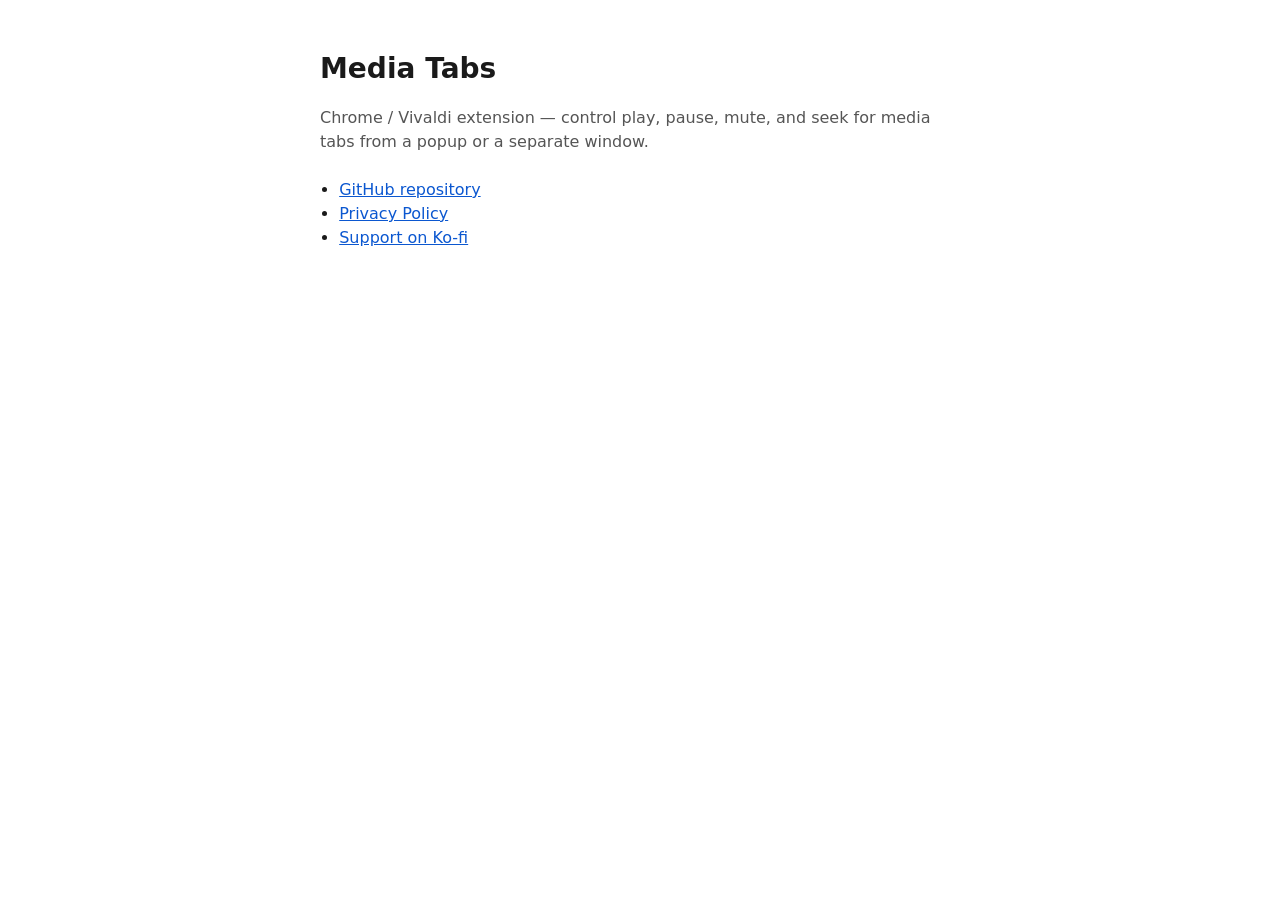
<file: index.html>
<!DOCTYPE html>
<html lang="en">
<head>
  <meta charset="UTF-8">
  <meta name="viewport" content="width=device-width, initial-scale=1.0">
  <title>Media Tabs</title>
  <meta name="color-scheme" content="light only">
  <style>
    html {
      color-scheme: light only;
      background: #ffffff;
    }
    body {
      max-width: 640px;
      margin: 48px auto;
      padding: 0 20px;
      font: 16px/1.5 system-ui, -apple-system, "Segoe UI", sans-serif;
      color: #1a1a1a;
      background: #ffffff;
    }
    h1 { font-size: 1.75rem; margin-bottom: 0.35rem; color: #1a1a1a; }
    .sub { color: #555555; margin-bottom: 1.5rem; }
    a { color: #0b57d0; }
    ul { padding-left: 1.2rem; }
    li { color: #1a1a1a; }
  </style>
</head>
<body>
  <h1>Media Tabs</h1>
  <p class="sub">Chrome / Vivaldi extension — control play, pause, mute, and seek for media tabs from a popup or a separate window.</p>
  <ul>
    <li><a href="https://github.com/andrfil83/media-tabs">GitHub repository</a></li>
    <li><a href="privacy-policy.html">Privacy Policy</a></li>
    <li><a href="https://ko-fi.com/andrfil">Support on Ko-fi</a></li>
  </ul>
</body>
</html>
</file>
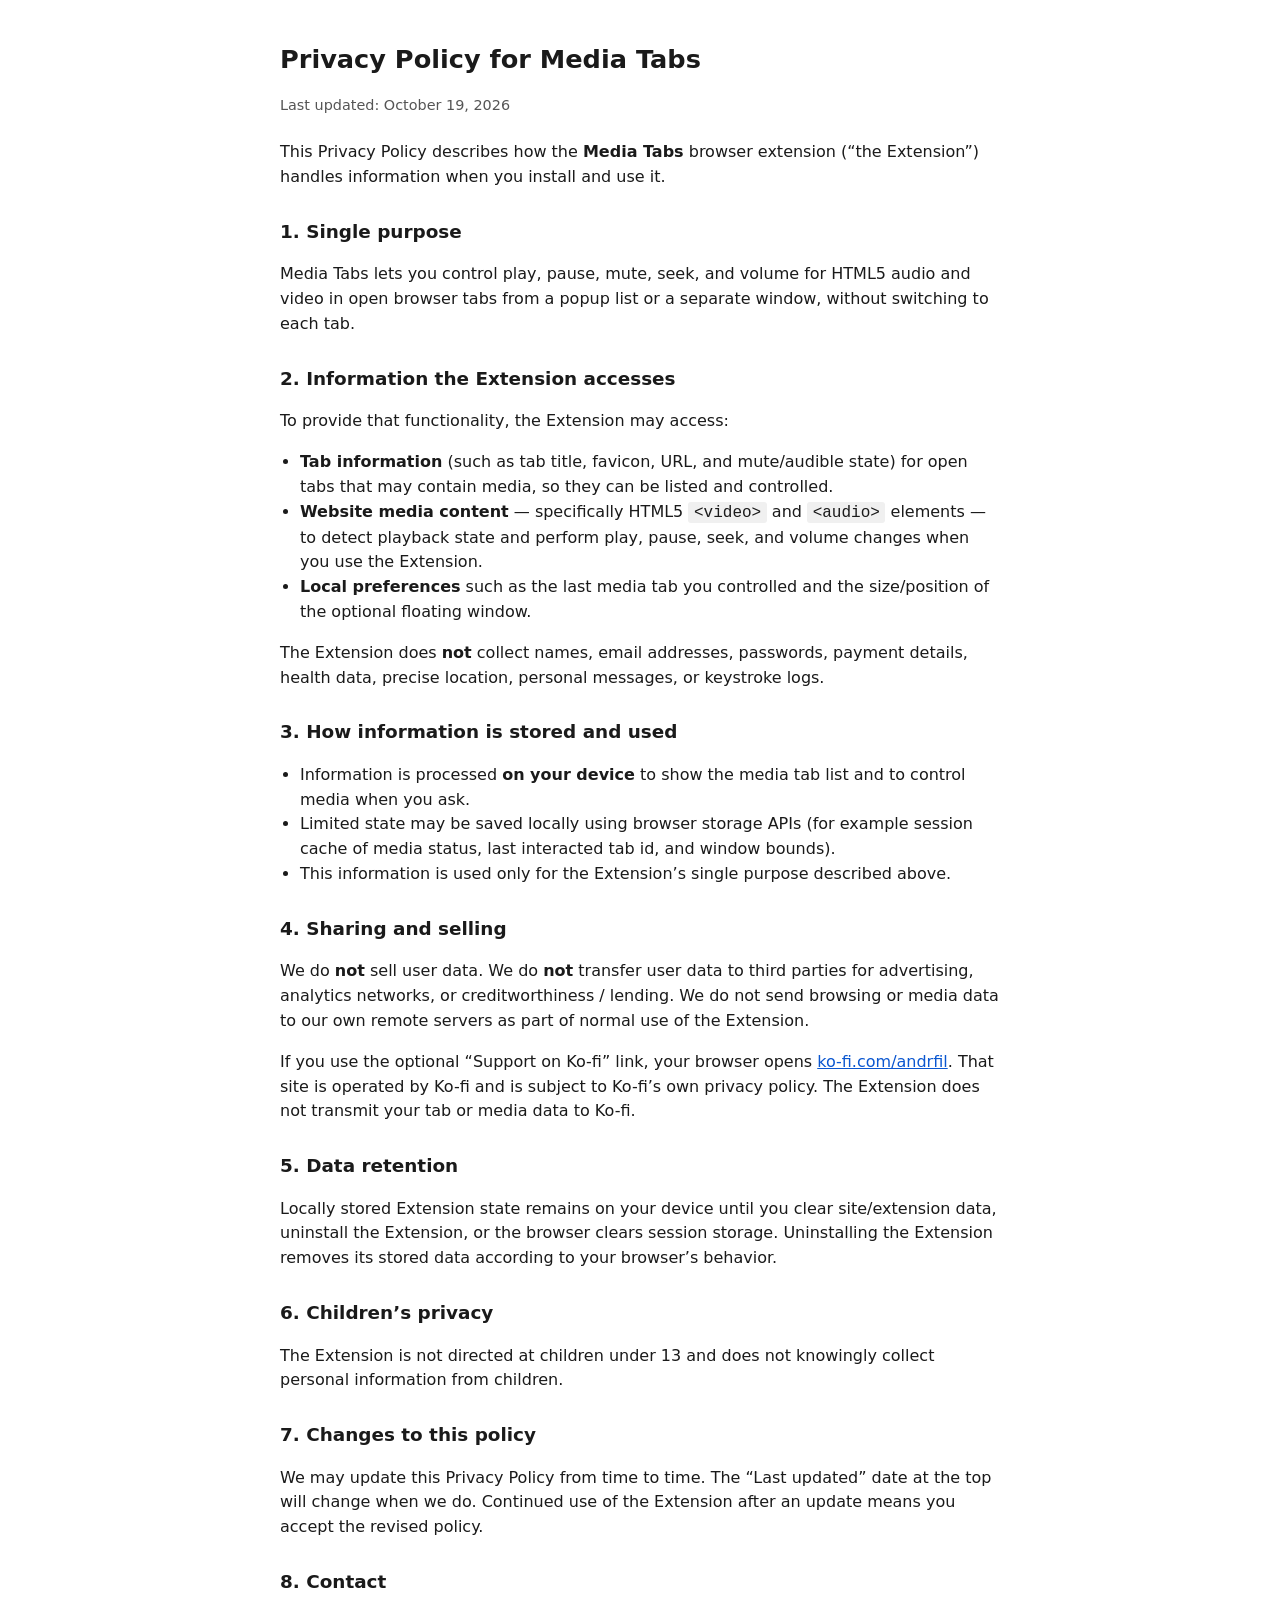
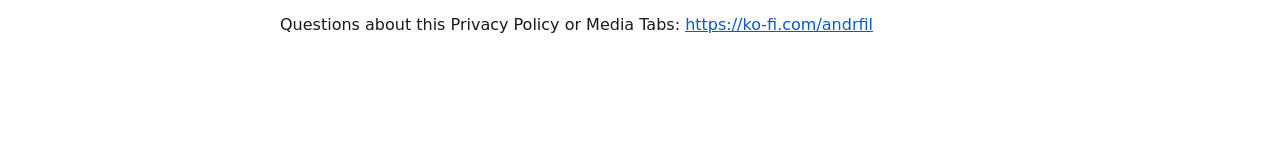
<file: privacy-policy.html>
<!DOCTYPE html>
<html lang="en">
<head>
  <meta charset="UTF-8">
  <meta name="viewport" content="width=device-width, initial-scale=1.0">
  <title>Media Tabs — Privacy Policy</title>
  <meta name="color-scheme" content="light only">
  <style>
    html {
      color-scheme: light only;
      background: #ffffff;
    }
    body {
      max-width: 720px;
      margin: 40px auto;
      padding: 0 20px 60px;
      font: 16px/1.55 system-ui, -apple-system, "Segoe UI", sans-serif;
      color: #1a1a1a;
      background: #ffffff;
    }
    h1, h2, p, li, strong { color: #1a1a1a; }
    h1 { font-size: 1.6rem; margin-bottom: 0.25rem; }
    h2 { font-size: 1.15rem; margin-top: 1.75rem; }
    .meta { color: #555555; font-size: 0.9rem; margin-bottom: 1.5rem; }
    ul { padding-left: 1.25rem; }
    a { color: #0b57d0; }
    code { background: #f0f0f0; color: #1a1a1a; padding: 0.1em 0.35em; border-radius: 3px; }
  </style>
</head>
<body>
  <h1>Privacy Policy for Media Tabs</h1>
  <p class="meta">Last updated: October 19, 2026</p>

  <p>
    This Privacy Policy describes how the <strong>Media Tabs</strong> browser extension
    (“the Extension”) handles information when you install and use it.
  </p>

  <h2>1. Single purpose</h2>
  <p>
    Media Tabs lets you control play, pause, mute, seek, and volume for HTML5 audio and
    video in open browser tabs from a popup list or a separate window, without switching
    to each tab.
  </p>

  <h2>2. Information the Extension accesses</h2>
  <p>To provide that functionality, the Extension may access:</p>
  <ul>
    <li>
      <strong>Tab information</strong> (such as tab title, favicon, URL, and mute/audible
      state) for open tabs that may contain media, so they can be listed and controlled.
    </li>
    <li>
      <strong>Website media content</strong> — specifically HTML5 <code>&lt;video&gt;</code>
      and <code>&lt;audio&gt;</code> elements — to detect playback state and perform
      play, pause, seek, and volume changes when you use the Extension.
    </li>
    <li>
      <strong>Local preferences</strong> such as the last media tab you controlled and the
      size/position of the optional floating window.
    </li>
  </ul>
  <p>
    The Extension does <strong>not</strong> collect names, email addresses, passwords,
    payment details, health data, precise location, personal messages, or keystroke logs.
  </p>

  <h2>3. How information is stored and used</h2>
  <ul>
    <li>
      Information is processed <strong>on your device</strong> to show the media tab list
      and to control media when you ask.
    </li>
    <li>
      Limited state may be saved locally using browser storage APIs (for example session
      cache of media status, last interacted tab id, and window bounds).
    </li>
    <li>
      This information is used only for the Extension’s single purpose described above.
    </li>
  </ul>

  <h2>4. Sharing and selling</h2>
  <p>
    We do <strong>not</strong> sell user data. We do <strong>not</strong> transfer user data
    to third parties for advertising, analytics networks, or creditworthiness / lending.
    We do not send browsing or media data to our own remote servers as part of normal use
    of the Extension.
  </p>
  <p>
    If you use the optional “Support on Ko-fi” link, your browser opens
    <a href="https://ko-fi.com/andrfil">ko-fi.com/andrfil</a>. That site is operated by
    Ko-fi and is subject to Ko-fi’s own privacy policy. The Extension does not transmit
    your tab or media data to Ko-fi.
  </p>

  <h2>5. Data retention</h2>
  <p>
    Locally stored Extension state remains on your device until you clear site/extension
    data, uninstall the Extension, or the browser clears session storage. Uninstalling
    the Extension removes its stored data according to your browser’s behavior.
  </p>

  <h2>6. Children’s privacy</h2>
  <p>
    The Extension is not directed at children under 13 and does not knowingly collect
    personal information from children.
  </p>

  <h2>7. Changes to this policy</h2>
  <p>
    We may update this Privacy Policy from time to time. The “Last updated” date at the
    top will change when we do. Continued use of the Extension after an update means you
    accept the revised policy.
  </p>

  <h2>8. Contact</h2>
  <p>
    Questions about this Privacy Policy or Media Tabs:
    <a href="https://ko-fi.com/andrfil">https://ko-fi.com/andrfil</a>
  </p>
</body>
</html>
</file>
